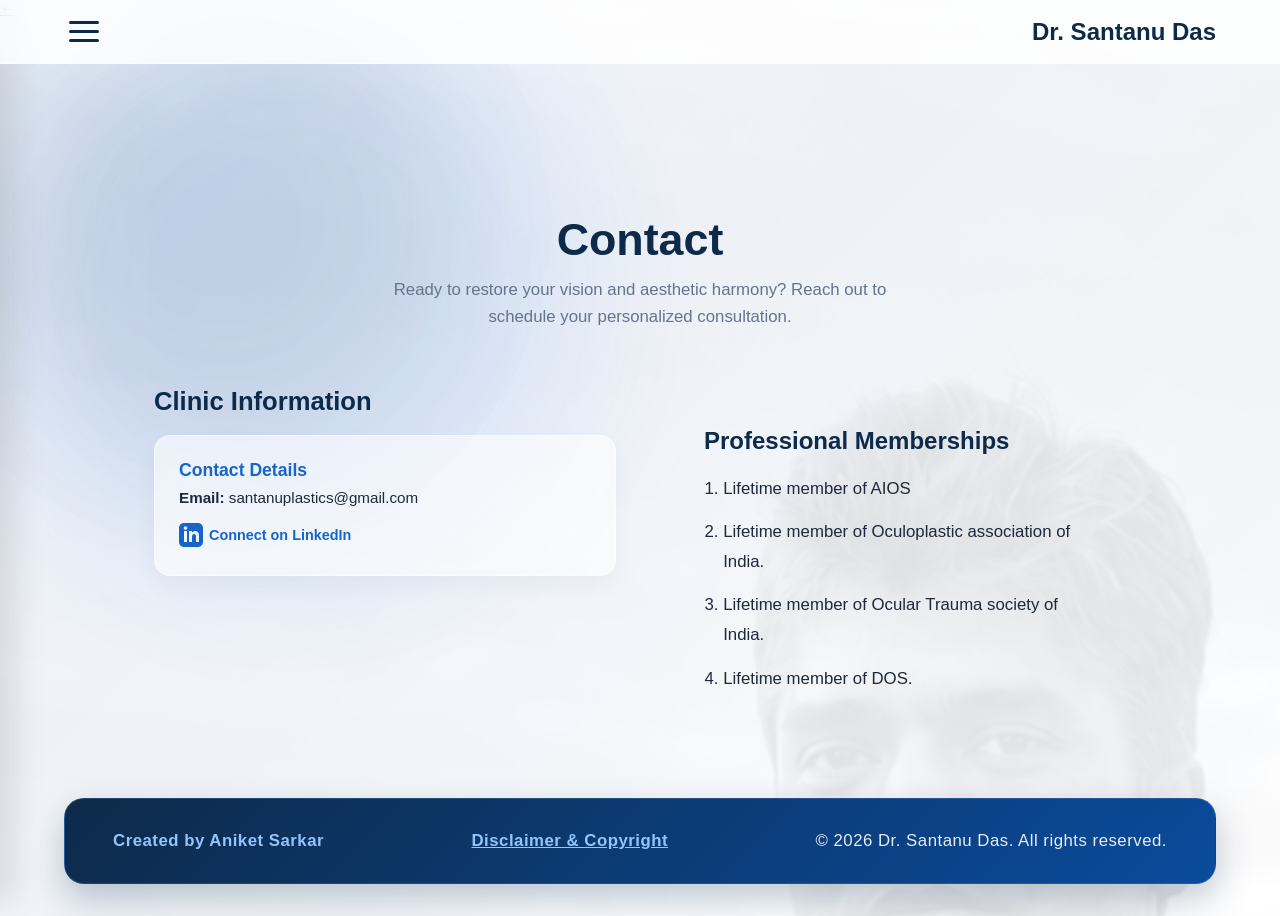
<file: contact.html>
<!DOCTYPE html>
<html lang="en">
<head>
    <meta charset="UTF-8">
    <meta name="viewport" content="width=device-width, initial-scale=1.0">
    <title>Contact & Booking | Dr. Santanu Das</title>
    <link rel="stylesheet" href="style.css">
    
    <!-- Specific compact form styles for desktop refinement -->
    <style>
        .contact-grid {
            display: grid;
            grid-template-columns: 1fr 1fr;
            gap: 3rem;
            align-items: start;
            max-width: 1100px;
            margin: 0 auto;
            padding: 2rem 5% 4rem;
        }

        .info-block {
            margin-bottom: 1.8rem;
            background: rgba(255, 255, 255, 0.6);
            padding: 1.5rem;
            border-radius: 16px;
            border: 1px solid rgba(255, 255, 255, 0.4);
            box-shadow: 0 10px 25px rgba(13, 42, 74, 0.04);
        }

        @media (max-width: 900px) {
            .contact-grid {
                grid-template-columns: 1fr;
                gap: 2.5rem;
            }
        }
    </style>
</head>
<body>

    <!-- Background Animation -->
    <div class="background-animation">
        <div class="bubble bubble-1"></div>
        <div class="bubble bubble-2"></div>
        <div class="bubble bubble-3"></div>
    </div>

    <!-- Header -->
    <header>
        <div class="menu-toggle" id="menu-toggle">
            <span class="bar"></span>
            <span class="bar"></span>
            <span class="bar"></span>
        </div>
        <a href="index.html" style="text-decoration: none;">
            <h1 class="logo">Dr. Santanu Das</h1>
        </a>
    </header>
    
    <!-- Left-Side Sliding Dropdown Menu with Patient Info Sub-menu -->
    <nav class="dropdown-menu-left" id="dropdown-menu">
        <ul class="menu-list">
            
            <li class="menu-item">
                <a href="index.html" class="menu-link">Home</a>
            </li>

            <li class="menu-item">
                <a href="profile.html#expertise" class="menu-link">Core Expertise</a>
            </li>

            <!-- NEW ACHIEVEMENTS MENU LINK -->
            <li class="menu-item">
                <a href="achievement.html" class="menu-link">Achievements & Awards</a>
            </li>

            <!-- Patient Information Accordion Tab inside Menu -->
            <li class="menu-item has-submenu">
                <div class="menu-link submenu-toggle" id="patient-info-toggle">Patient Information <span class="arrow">▼</span></div>
                <ul class="submenu" id="patient-info-submenu">
                   <li><a href="conditions-treatment.html#ptosis">Ptosis Management</a></li>
                    <li><a href="conditions-treatment.html#socket">Socket Reconstruction</a></li>
                    <li><a href="conditions-treatment.html#ectropion-entropion">Ectropion & Entropion</a></li>
                    <li><a href="conditions-treatment.html#aesthetics">Blepharoplasty</a></li>
                    <li><a href="conditions-treatment.html#orbit">Thyroid Eye Disease</a></li>
                    <li><a href="conditions-treatment.html#tearduct">Epiphora (Watering)</a></li>
                    <li><a href="conditions-treatment.html#trauma">Oculofacial Trauma</a></li>
                    <li><a href="conditions-treatment.html#tumor">LID Disorders & Tumors</a></li>
                    <li><a href="conditions-treatment.html#tumor">Orbital tumors</a></li>
                </ul>
            </li>
            
            <li class="menu-item">
                <a href="gallery.html" class="menu-link">Clinical Gallery</a>
            </li>
            
            <li class="menu-item">
                <a href="contact.html" class="menu-link" style="color: var(--secondary-color);">Contact</a>
            </li>
            
        </ul>
    </nav>

    <!-- Floating Back Button -->
    <a href="#" onclick="history.back(); return false;" class="floating-back-btn" title="Go Back">&#8592;</a>

    <!-- Main Content -->
    <main id="main-content">
        
        <!-- Page Header -->
        <section style="padding-top: 6rem; text-align: center; padding-bottom: 1.5rem;">
            <h2 class="section-title" style="margin-bottom: 0.75rem;">Contact </h2>
            <p style="max-width: 650px; margin: 0 auto; color: var(--text-muted); font-size: 1.05rem; padding: 0 5%; line-height: 1.6;">
                Ready to restore your vision and aesthetic harmony? Reach out to schedule your personalized consultation.
            </p>
        </section>

        <!-- Refined Contact Split Layout Grid -->
        <div class="contact-grid">
            
            <!-- Left Side: Clinic Info Blocks -->
            <div>
                <h3 style="font-size: 1.6rem; color: var(--primary-color); margin-bottom: 1.2rem;">Clinic Information</h3>

                <div class="info-block">
                    <h4 style="font-size: 1.1rem; color: var(--secondary-color); margin-bottom: 0.4rem;">Contact Details</h4>
                    <p style="font-size: 0.95rem; line-height: 1.5; color: var(--text-dark);">
                        <strong>Email:</strong> santanuplastics@gmail.com
                    </p>
                    <div style="margin-top: 0.8rem;">
                        <a href="https://www.linkedin.com" target="_blank" rel="noopener noreferrer" title="LinkedIn Profile" style="display: inline-flex; align-items: center; color: var(--secondary-color); text-decoration: none;">
                            <svg xmlns="http://www.w3.org/2000/svg" width="24" height="24" viewBox="0 0 24 24" fill="currentColor" style="vertical-align: middle;"><path d="M19 0h-14c-2.761 0-5 2.239-5 5v14c0 2.761 2.239 5 5 5h14c2.762 0 5-2.239 5-5v-14c0-2.761-2.238-5-5-5zm-11 19h-3v-11h3v11zm-1.5-12.268c-.966 0-1.75-.79-1.75-1.764s.784-1.764 1.75-1.764 1.75.79 1.75 1.764-.783 1.764-1.75 1.764zm13.5 12.268h-3v-5.604c0-3.368-4-3.113-4 0v5.604h-3v-11h3v1.765c1.396-2.586 7-2.777 7 2.476v6.759z"/></svg>
                            <span style="margin-left: 6px; font-weight: 600; font-size: 0.9rem;">Connect on LinkedIn</span>
                        </a>
                    </div>
                </div>
            </div>

            <!-- Right Side: Memberships Card with Transparent Background -->
            <div style="padding: 2.5rem; background: transparent; border: none; box-shadow: none;">
                <h3 style="font-size: 1.5rem; color: var(--primary-color); margin-bottom: 1.2rem; border-bottom: none; padding-bottom: 0;">Professional Memberships</h3>
                
                <ol style="padding-left: 1.2rem; font-size: 1.05rem; line-height: 1.8; color: var(--text-dark);">
                    <li style="margin-bottom: 0.8rem;">Lifetime member of AIOS</li>
                    <li style="margin-bottom: 0.8rem;">Lifetime member of Oculoplastic association of India.</li>
                    <li style="margin-bottom: 0.8rem;">Lifetime member of Ocular Trauma society of India.</li>
                    <li style="margin-bottom: 0;">Lifetime member of DOS.</li>
                </ol>
            </div>

        </div>

    </main>

   <!-- FOOTER & COPYRIGHT -->
<footer class="main-footer">
    <p>&copy; 2026 Dr. Santanu Das. All rights reserved.</p>
    <p>
        <span id="disclaimer-link" class="footer-legal-link">Disclaimer & Copyright</span>
    </p>
    <p class="creator-credits">Created by Aniket Sarkar</p>
</footer>

<!-- DISCLAIMER & COPYRIGHT MODAL POPUP -->
<div id="legalModal" class="legal-modal">
    <div class="legal-modal-content">
        <span class="legal-close" id="legalClose">&times;</span>
        <h2>Disclaimer & Copyright Information</h2>
        
        <h3>Website Disclaimer</h3>
        <p>The content provided on this website—including all text, graphics, clinical images, and materials—is intended strictly for educational and informational purposes only and should not be construed as professional medical advice, diagnosis, or treatment.</p>
        <ul>
            <li><strong>Not Medical Advice:</strong> The information presented on this site is not a substitute for professional medical consultation, diagnosis, or treatment by a qualified healthcare provider.</li>
            <li><strong>No Doctor-Patient Relationship:</strong> Accessing, browsing, or interacting with the information on this website does not establish a physician-patient relationship between you and Dr. Santanu Das.</li>
            <li><strong>Professional Consultation:</strong> Always seek the direct advice of your physician, ophthalmologist, or qualified medical specialist regarding any questions or concerns you may have about a medical condition or procedural option.</li>
        </ul>

        <h3 style="margin-top: 1.5rem;">Copyright Notice</h3>
        <p>&copy; 2026 Dr. Santanu Das. All rights reserved.</p>
        <ul>
            <li><strong>Intellectual Property Rights:</strong> All content, website design, text, layout, clinical imagery, and visual media featured on this site are the exclusive property of Dr. Santanu Das unless otherwise stated.</li>
            <li><strong>Restricted Use:</strong> No part of this website, including its text, design elements, or medical case images, may be reproduced, distributed, modified, or transmitted in any form without prior express written permission.</li>
            <li><strong>Attribution:</strong> Web development and architecture created by Aniket Sarkar.</li>
        </ul>
    </div>
</div>
<script src="script.js"></script>
</body>
</html>
</file>
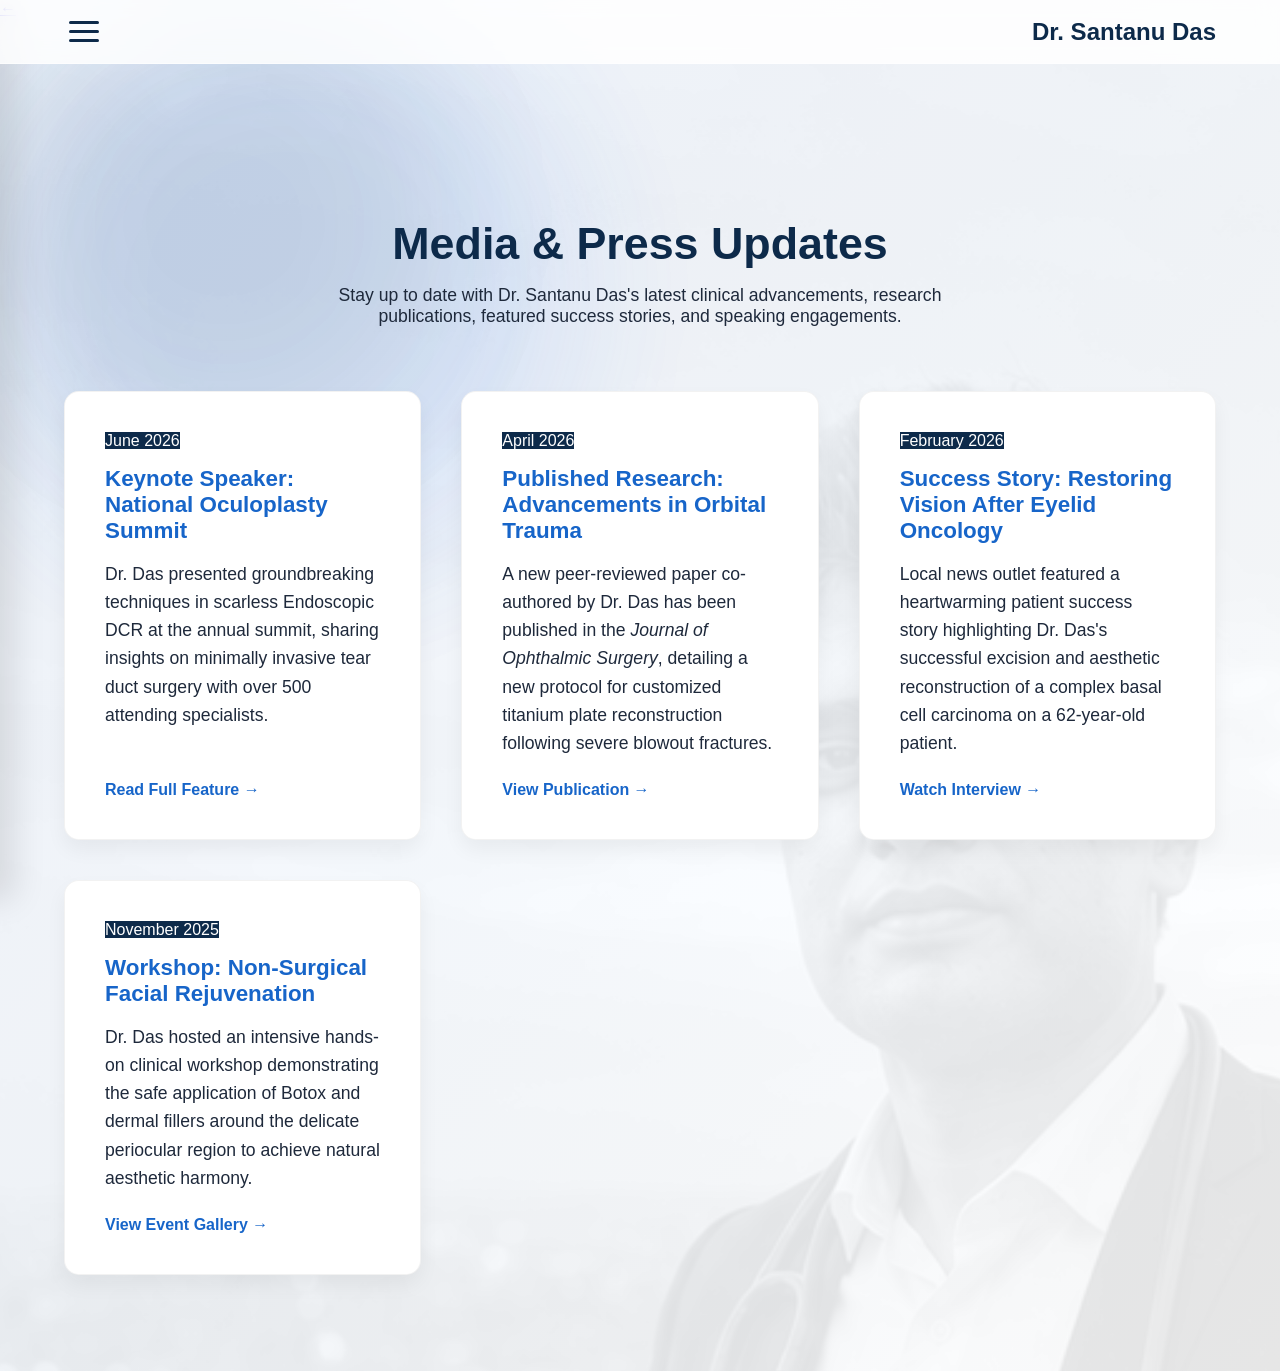
<file: media-press.html>
<!DOCTYPE html>
<html lang="en">
<head>
    <meta charset="UTF-8">
    <meta name="viewport" content="width=device-width, initial-scale=1.0">
    <title>Media & Press | Dr. Santanu Das</title>
    <link rel="stylesheet" href="style.css">
</head>
<body>

    <!-- Background Animation -->
    <div class="background-animation">
        <div class="bubble bubble-1"></div>
        <div class="bubble bubble-2"></div>
        <div class="bubble bubble-3"></div>
    </div>

   <!-- Header -->
    <header>
        <div class="menu-toggle" id="menu-toggle">
            <span class="bar"></span>
            <span class="bar"></span>
            <span class="bar"></span>
        </div>
        <a href="index.html" style="text-decoration: none;">
            <h1 class="logo">Dr. Santanu Das</h1>
        </a>
    </header>
    
    <!-- Floating Back Button -->
    <a href="#" onclick="history.back(); return false;" class="floating-back-btn" title="Go Back">&#8592;</a>

    <!-- Left-Side Sliding Dropdown Menu with Patient Info Sub-menu -->
    <nav class="dropdown-menu-left" id="dropdown-menu">
        <ul class="menu-list">
            
            <li class="menu-item">
                <a href="index.html" class="menu-link">Home</a>
            </li>

            <li class="menu-item">
                <a href="profile.html#expertise" class="menu-link">Core Expertise</a>
            </li>

             <!-- NEW ACHIEVEMENTS MENU LINK -->
            <li class="menu-item">
                <a href="achievement.html" class="menu-link">Achievements & Awards</a>
            </li>

            <!-- Patient Information Accordion Tab inside Menu -->
            <li class="menu-item has-submenu">
                <div class="menu-link submenu-toggle" id="patient-info-toggle">Patient Information <span class="arrow">▼</span></div>
                <ul class="submenu" id="patient-info-submenu">
                    <li><a href="conditions-treatment.html#ptosis">Ptosis Management</a></li>
                    <li><a href="conditions-treatment.html#ectropion-entropion">Ectropion & Entropion</a></li>
                    <li><a href="conditions-treatment.html#aesthetics">Cosmetic Lid Procedures</a></li>
                    <li><a href="conditions-treatment.html#orbit">Orbit & Socket Problems</a></li>
                    <li><a href="conditions-treatment.html#thyroid">Thyroid Eye Disease</a></li>
                    <li><a href="conditions-treatment.html#socket">Socket Reconstruction</a></li>
                    <li><a href="conditions-treatment.html#tearduct">Epiphora (Watering)</a></li>
                    <li><a href="conditions-treatment.html#trauma">Oculofacial Trauma</a></li>
                    <li><a href="conditions-treatment.html#tumor">Surface Disorders & Tumors</a></li>
                </ul>
            </li>
            
            <li class="menu-item">
                <a href="media-press.html" class="menu-link">Media & Press</a>
            </li>
            
            <li class="menu-item">
                <a href="gallery.html" class="menu-link">Clinical Gallery</a>
            </li>
            
            <li class="menu-item">
                <a href="contact.html" class="menu-link">Contact</a>
            </li>

            

           
            
        </ul>
    </nav>

    
    

    <!-- Main Content (Dynamically slides down when menu opens) -->
    <main id="main-content">
        
        <!-- Page Header -->
        <section style="padding-top: 100px; text-align: center; padding-bottom: 2rem;">
            <h2 class="section-title" style="margin-bottom: 1rem;">Media & Press Updates</h2>
            <p style="max-width: 800px; margin: 0 auto; color: var(--text-light); font-size: 1.1rem; padding: 0 5%;">
                Stay up to date with Dr. Santanu Das's latest clinical advancements, research publications, featured success stories, and speaking engagements.
            </p>
        </section>

        <!-- Media & Press Grid -->
        <section style="padding: 2rem 5% 6rem;">
            <div class="grid-container">
                
                <!-- Article 1 -->
                <article class="info-card" style="display: flex; flex-direction: column; justify-content: space-between;">
                    <div>
                        <span class="surgery-tag" style="background: var(--primary-color); color: white; margin-bottom: 1rem;">June 2026</span>
                        <h3 style="margin-top: 1rem; font-size: 1.4rem;">Keynote Speaker: National Oculoplasty Summit</h3>
                        <p style="margin-bottom: 1.5rem; line-height: 1.6;">Dr. Das presented groundbreaking techniques in scarless Endoscopic DCR at the annual summit, sharing insights on minimally invasive tear duct surgery with over 500 attending specialists.</p>
                    </div>
                    <a href="#" style="color: var(--secondary-color); text-decoration: none; font-weight: bold;">Read Full Feature &rarr;</a>
                </article>

                <!-- Article 2 -->
                <article class="info-card" style="display: flex; flex-direction: column; justify-content: space-between;">
                    <div>
                        <span class="surgery-tag" style="background: var(--primary-color); color: white; margin-bottom: 1rem;">April 2026</span>
                        <h3 style="margin-top: 1rem; font-size: 1.4rem;">Published Research: Advancements in Orbital Trauma</h3>
                        <p style="margin-bottom: 1.5rem; line-height: 1.6;">A new peer-reviewed paper co-authored by Dr. Das has been published in the <em>Journal of Ophthalmic Surgery</em>, detailing a new protocol for customized titanium plate reconstruction following severe blowout fractures.</p>
                    </div>
                    <a href="#" style="color: var(--secondary-color); text-decoration: none; font-weight: bold;">View Publication &rarr;</a>
                </article>

                <!-- Article 3 -->
                <article class="info-card" style="display: flex; flex-direction: column; justify-content: space-between;">
                    <div>
                        <span class="surgery-tag" style="background: var(--primary-color); color: white; margin-bottom: 1rem;">February 2026</span>
                        <h3 style="margin-top: 1rem; font-size: 1.4rem;">Success Story: Restoring Vision After Eyelid Oncology</h3>
                        <p style="margin-bottom: 1.5rem; line-height: 1.6;">Local news outlet featured a heartwarming patient success story highlighting Dr. Das's successful excision and aesthetic reconstruction of a complex basal cell carcinoma on a 62-year-old patient.</p>
                    </div>
                    <a href="#" style="color: var(--secondary-color); text-decoration: none; font-weight: bold;">Watch Interview &rarr;</a>
                </article>

                <!-- Article 4 -->
                <article class="info-card" style="display: flex; flex-direction: column; justify-content: space-between;">
                    <div>
                        <span class="surgery-tag" style="background: var(--primary-color); color: white; margin-bottom: 1rem;">November 2025</span>
                        <h3 style="margin-top: 1rem; font-size: 1.4rem;">Workshop: Non-Surgical Facial Rejuvenation</h3>
                        <p style="margin-bottom: 1.5rem; line-height: 1.6;">Dr. Das hosted an intensive hands-on clinical workshop demonstrating the safe application of Botox and dermal fillers around the delicate periocular region to achieve natural aesthetic harmony.</p>
                    </div>
                    <a href="#" style="color: var(--secondary-color); text-decoration: none; font-weight: bold;">View Event Gallery &rarr;</a>
                </article>

            </div>
        </section>

    </main>

    <!-- Uses your existing script -->
    <script src="script.js"></script>
</body>
</html>
</file>
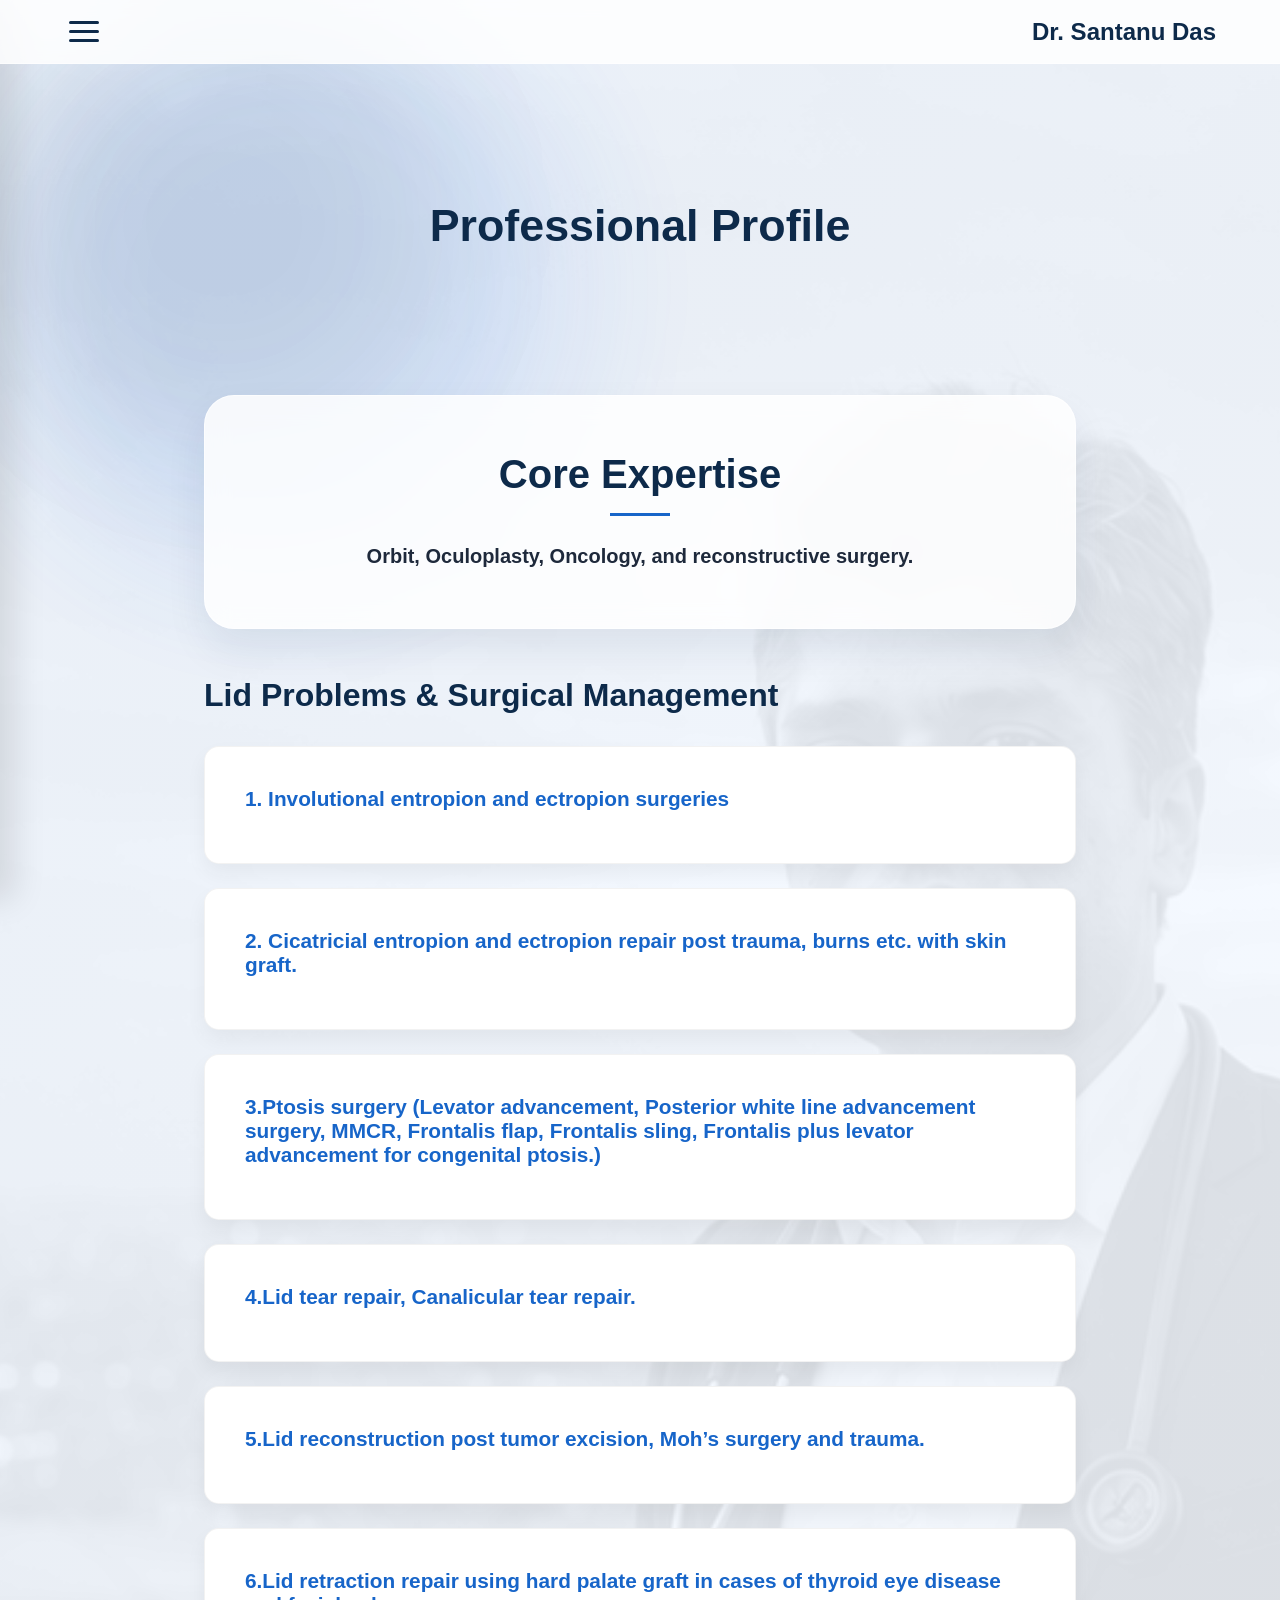
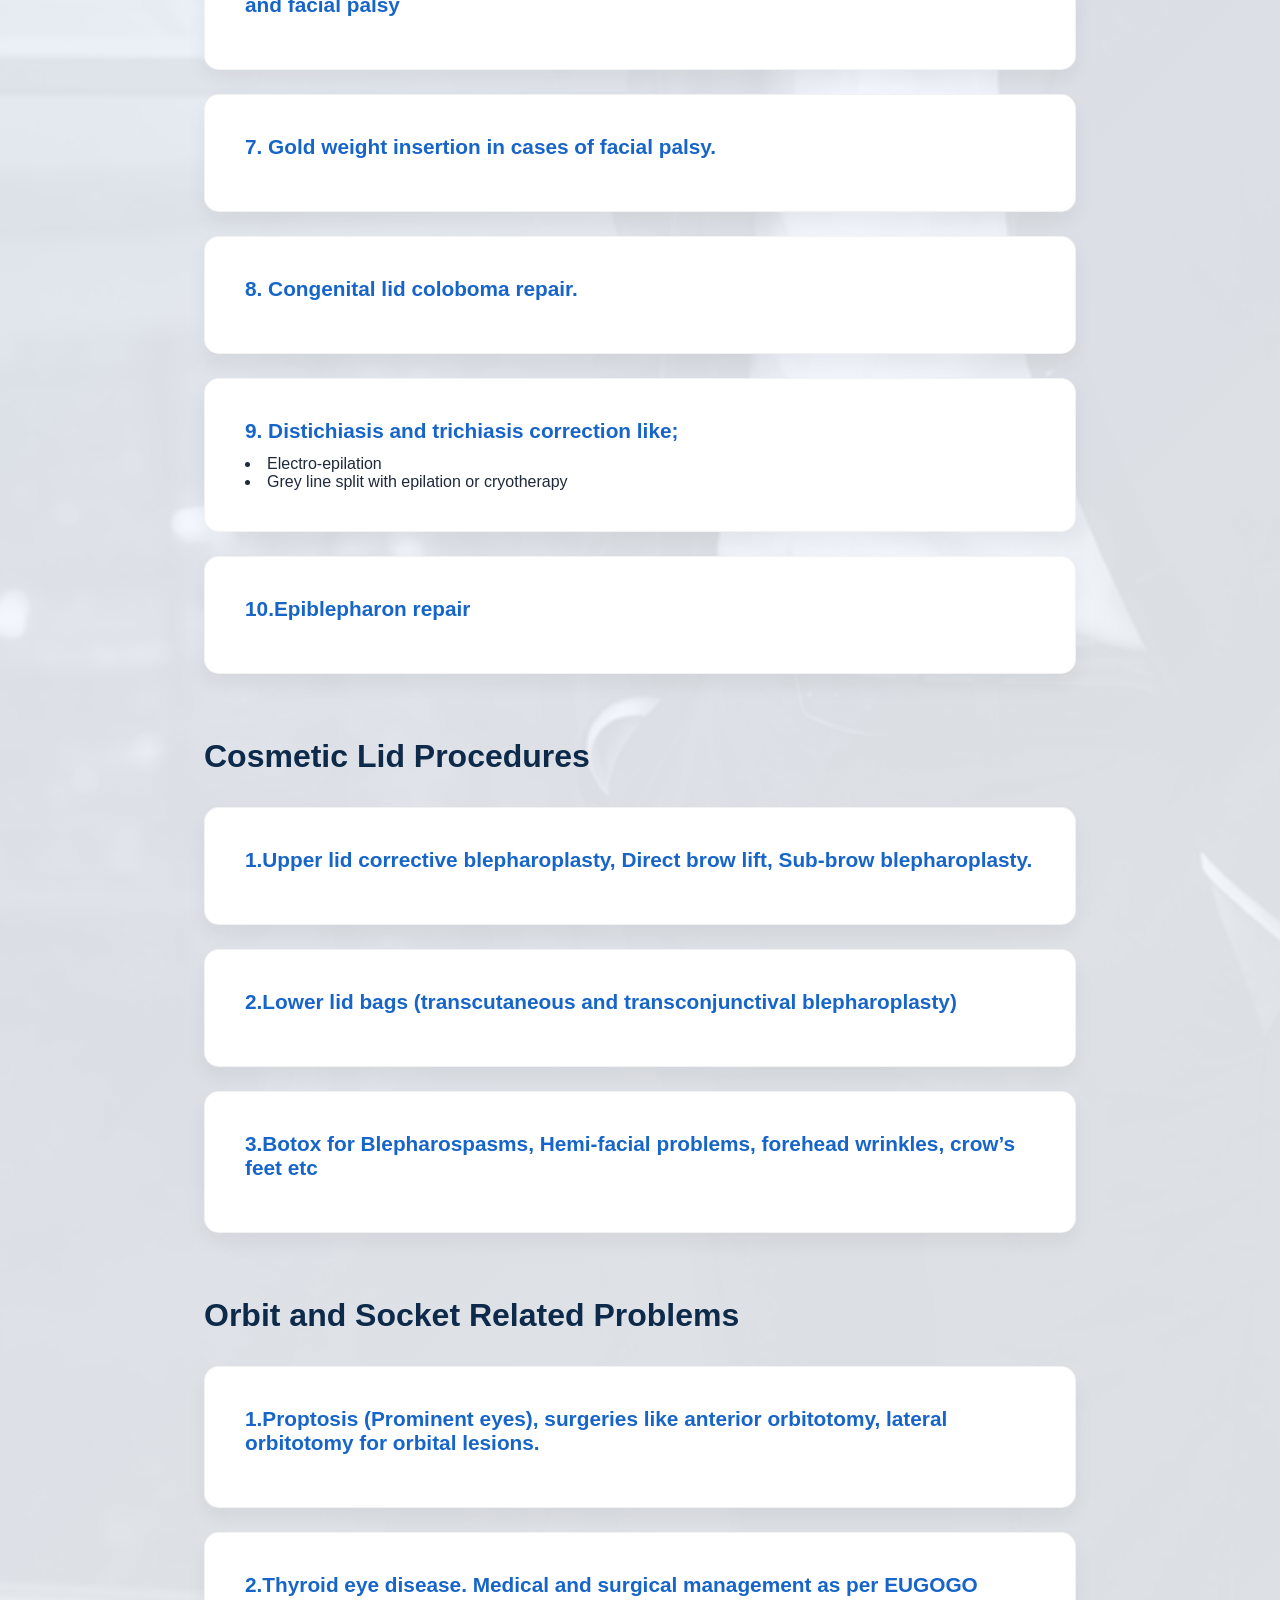
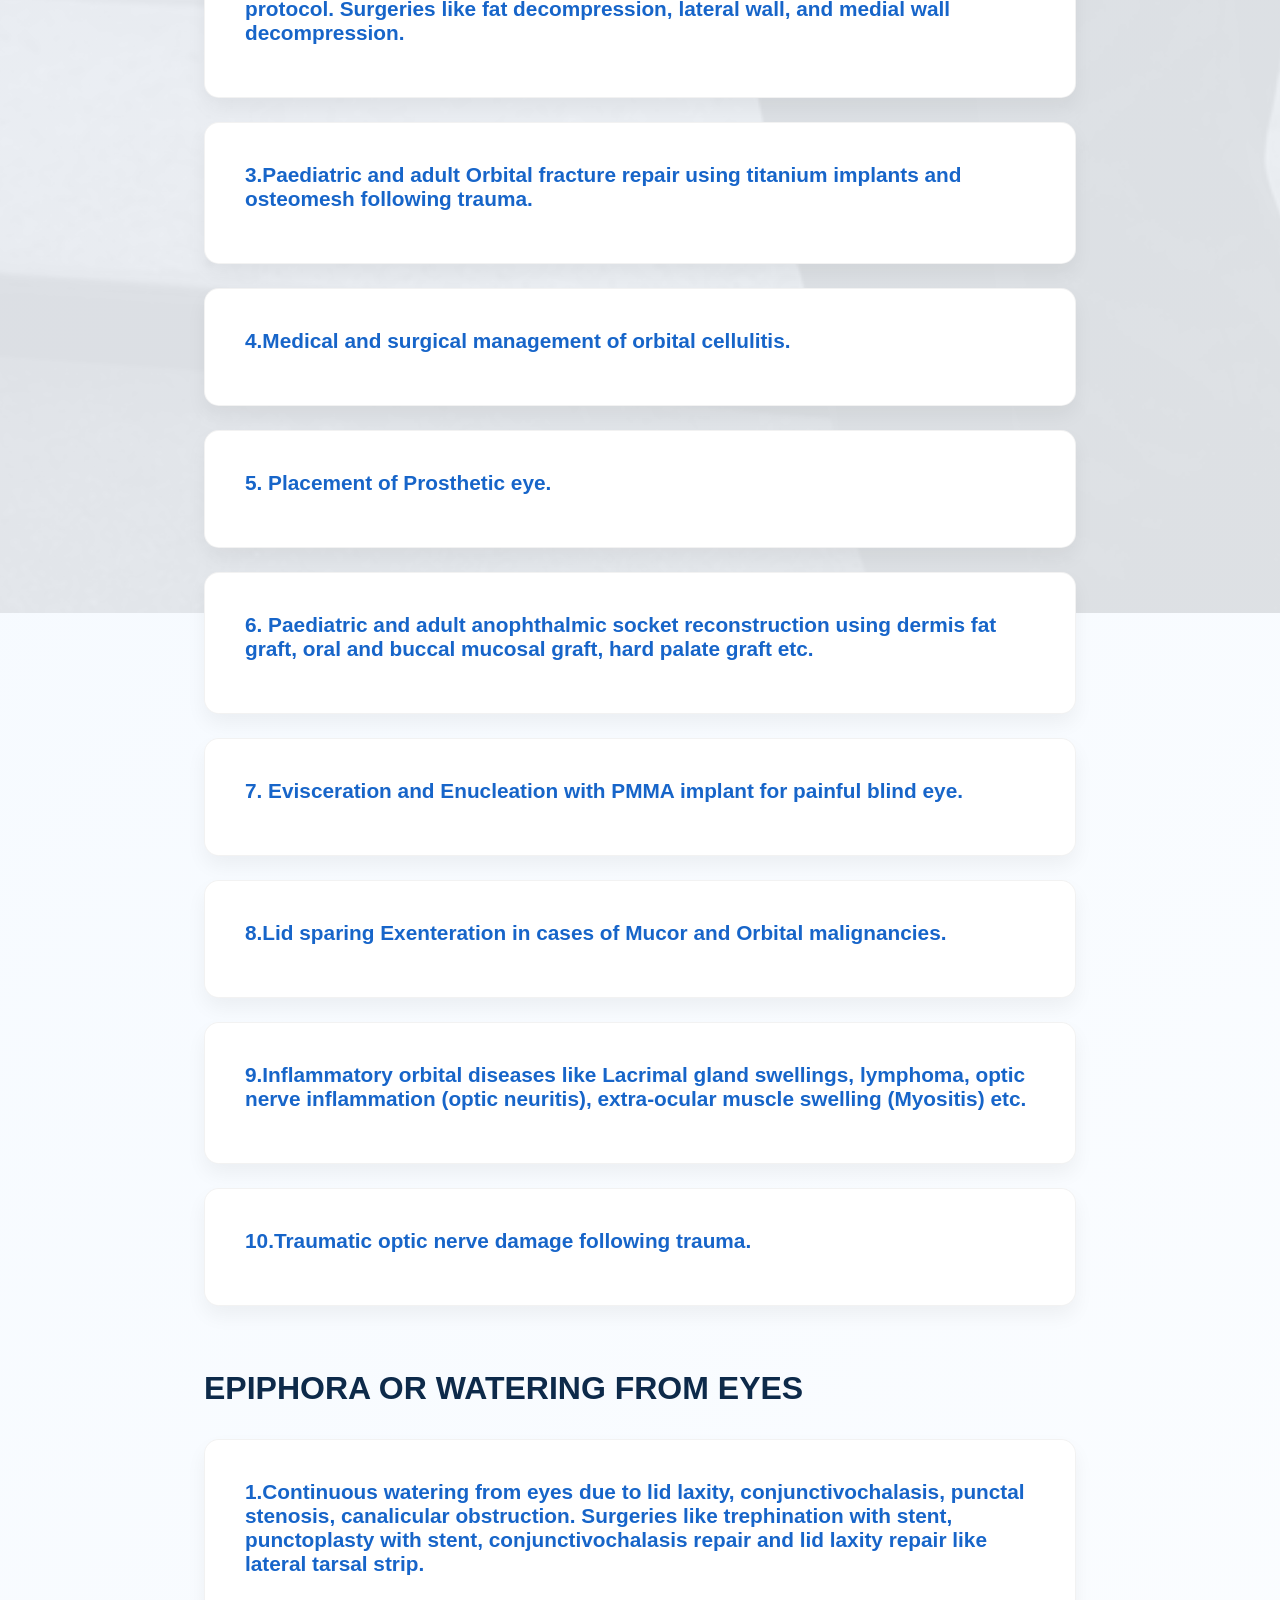
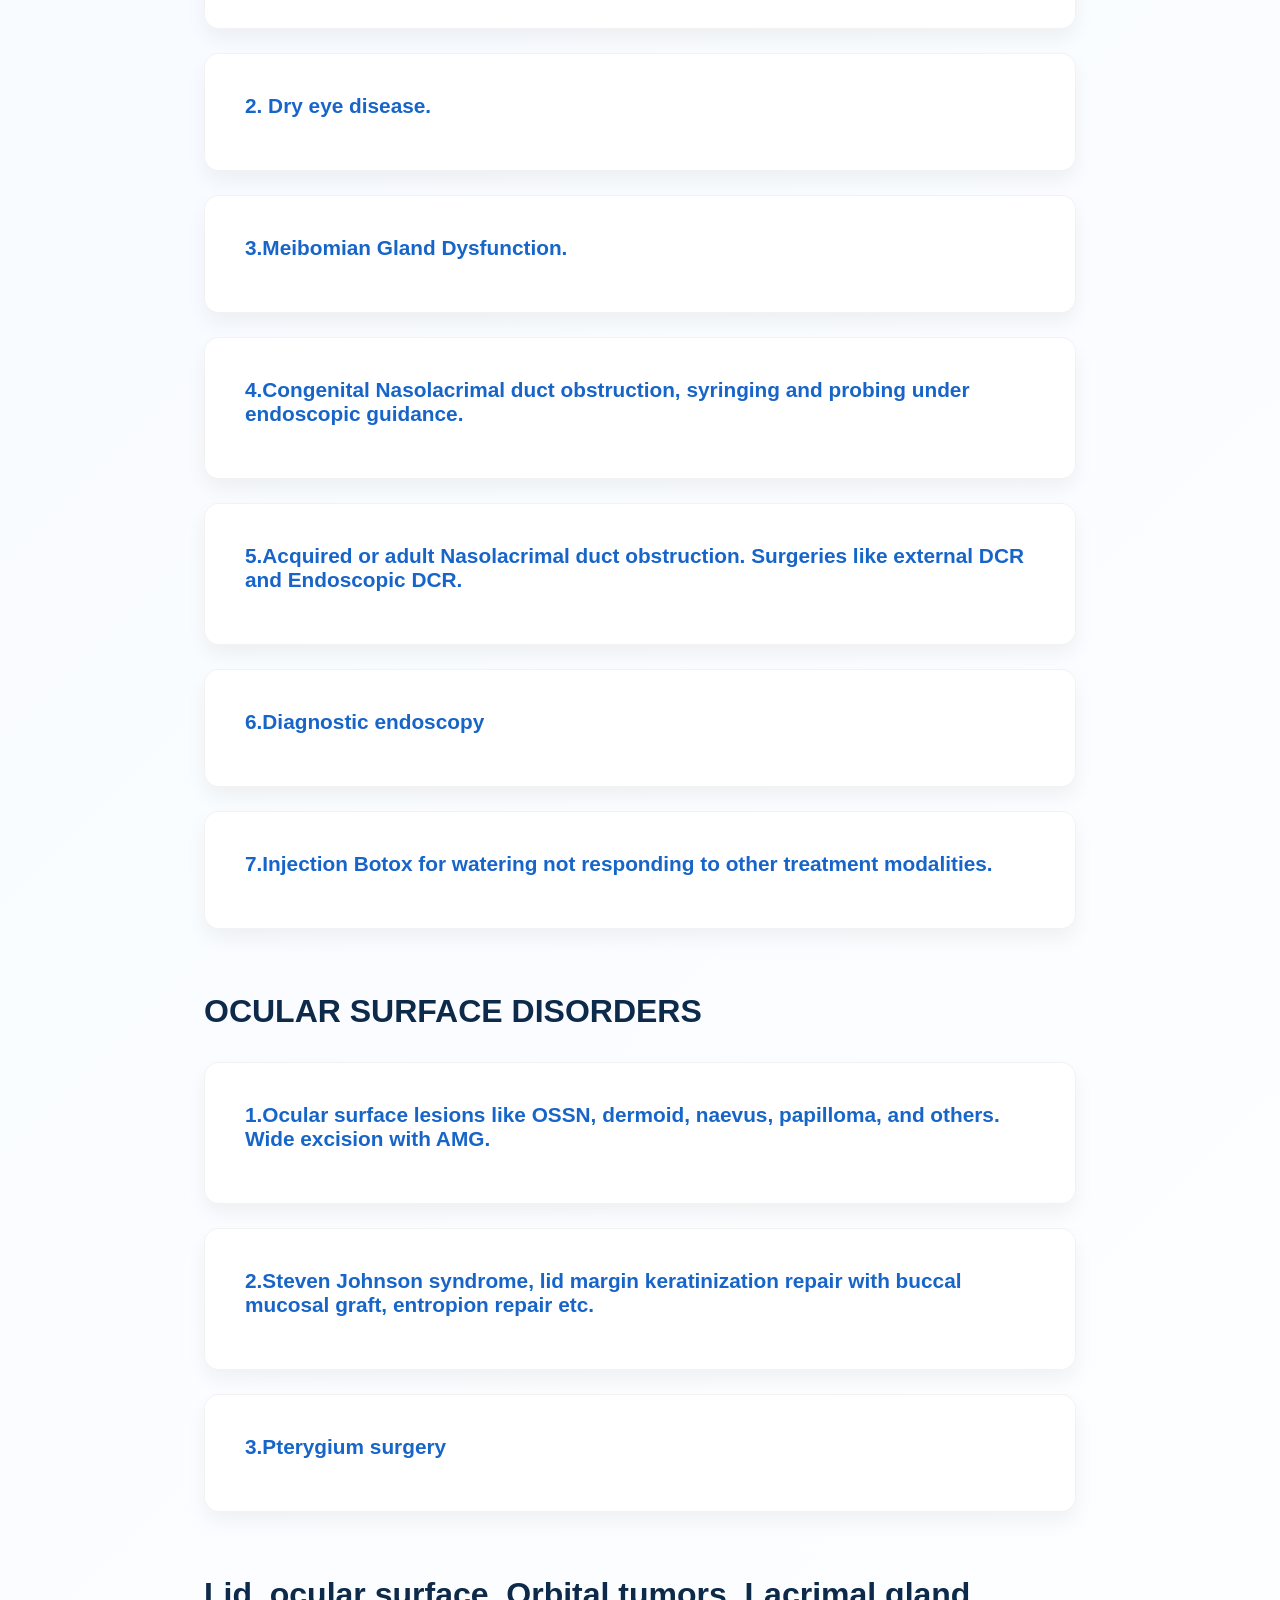
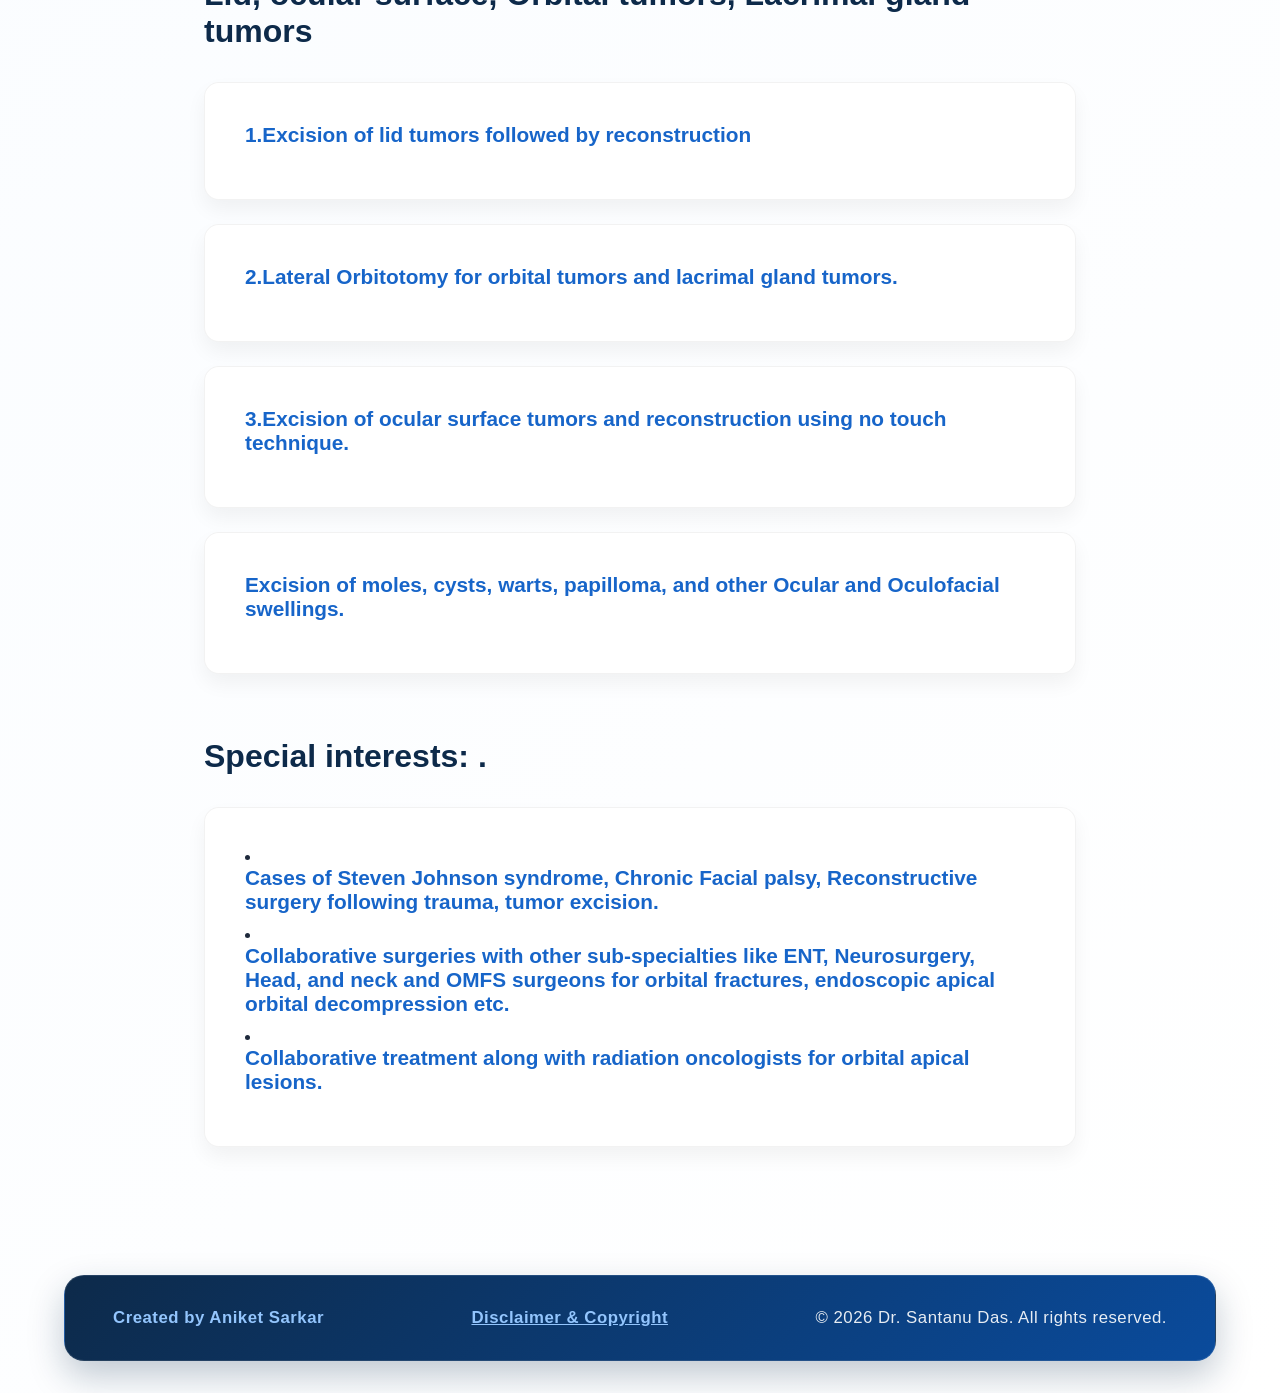
<file: profile.html>
<!DOCTYPE html>
<html lang="en">
<head>
    <meta charset="UTF-8">
    <meta name="viewport" content="width=device-width, initial-scale=1.0">
    <title>About Dr. Das | Education & Expertise</title>
    <link rel="stylesheet" href="style.css">
</head>
<body>

    <!-- Background Animation -->
    <div class="background-animation">
        <div class="bubble bubble-1"></div>
        <div class="bubble bubble-2"></div>
        <div class="bubble bubble-3"></div>
    </div>

    <!-- Header -->
    <header>
        <div class="menu-toggle" id="menu-toggle">
            <span class="bar"></span>
            <span class="bar"></span>
            <span class="bar"></span>
        </div>
        <a href="index.html" style="text-decoration: none;">
            <h1 class="logo">Dr. Santanu Das</h1>
        </a>
    </header>

    <!-- Left-Side Sliding Dropdown Menu with Patient Info Sub-menu -->
    <nav class="dropdown-menu-left" id="dropdown-menu">
        <ul class="menu-list">
            
            <li class="menu-item">
                <a href="index.html" class="menu-link">Home</a>
            </li>

            <li class="menu-item">
                <a href="profile.html#expertise" class="menu-link" style="color: var(--secondary-color);">Core Expertise</a>
            </li>

            <li class="menu-item">
                <a href="achievement.html" class="menu-link">Achievements & Awards</a>
            </li>

            <!-- Patient Information Accordion Tab inside Menu -->
            <li class="menu-item has-submenu">
                <div class="menu-link submenu-toggle" id="patient-info-toggle">Patient Information <span class="arrow">▼</span></div>
                 <ul class="submenu" id="patient-info-submenu">
                   <li><a href="conditions-treatment.html#ptosis">Ptosis Management</a></li>
                    <li><a href="conditions-treatment.html#socket">Socket Reconstruction</a></li>
                    <li><a href="conditions-treatment.html#ectropion-entropion">Ectropion & Entropion</a></li>
                    <li><a href="conditions-treatment.html#aesthetics">Blepharoplasty</a></li>
                    <li><a href="conditions-treatment.html#orbit">Thyroid Eye Disease</a></li>
                    <li><a href="conditions-treatment.html#tearduct">Epiphora (Watering)</a></li>
                    <li><a href="conditions-treatment.html#trauma">Oculofacial Trauma</a></li>
                    <li><a href="conditions-treatment.html#tumor">LID Disorders & Tumors</a></li>
                    <li><a href="conditions-treatment.html#tumor">Orbital tumors</a></li>
                </ul>
            </li>
            
            
            
            <li class="menu-item">
                <a href="gallery.html" class="menu-link">Clinical Gallery</a>
            </li>
            
            <li class="menu-item">
                <a href="contact.html" class="menu-link">Contact</a>
            </li>
            
        </ul>
    </nav>

    <!-- Main Content -->
    <main id="main-content">
        
        <section style="padding-top: 100px; text-align: center; padding-bottom: 2rem;">
            <h2 class="section-title">Professional Profile</h2>
        </section>

        <!-- CORE EXPERTISE & SURGICAL MANAGEMENT -->
        <section id="expertise" style="padding: 4rem 5%; max-width: 1000px; margin: 0 auto;">
            
            <!-- Main Header -->
            <div class="glass-card" style="text-align: center; margin-bottom: 3rem;">
                <h2 style="font-size: 2.5rem; color: var(--primary-color); margin-bottom: 1rem;">Core Expertise</h2>
                <div style="border-bottom: 3px solid var(--secondary-color); width: 60px; margin: 0 auto 1.5rem;"></div>
                <p style="font-size: 1.25rem; color: var(--text-dark); font-weight: 600; line-height: 1.6;">
                    Orbit, Oculoplasty, Oncology, and reconstructive surgery.
                </p>
            </div>

            <!-- ========================================= -->
            <!-- CATEGORY 1: LID PROBLEMS & SURGICAL MANAGEMENT -->
            <!-- ========================================= -->
            <h3 style="font-size: 2rem; color: var(--primary-color); margin-bottom: 2rem; text-align: left;">Lid Problems & Surgical Management</h3>

            <div style="display: flex; flex-direction: column; gap: 1.5rem; margin-bottom: 4rem;">
                
                <div class="info-card" style="text-align: left;">
                    <h3 style="font-size: 1.3rem; margin-bottom: 0.75rem;">1. Involutional entropion and ectropion surgeries</h3>
                    
                </div>

                <div class="info-card" style="text-align: left;">
                    <h3 style="font-size: 1.3rem; margin-bottom: 0.75rem;">2. Cicatricial entropion and ectropion repair post trauma, burns etc. with skin graft.</h3>
                    
                </div>

                <div class="info-card" style="text-align: left;">
                    <h3 style="font-size: 1.3rem; margin-bottom: 0.75rem;">3.Ptosis surgery (Levator advancement, Posterior white line advancement surgery, MMCR, Frontalis flap, Frontalis sling, Frontalis plus levator advancement for congenital ptosis.)</h3>
                    
                </div>

                <div class="info-card" style="text-align: left;">
                    <h3 style="font-size: 1.3rem; margin-bottom: 0.75rem;">4.Lid tear repair, Canalicular tear repair.</h3>
                    
                </div>

                <div class="info-card" style="text-align: left;">
                    <h3 style="font-size: 1.3rem; margin-bottom: 0.75rem;">5.Lid reconstruction post tumor excision, Moh’s surgery and trauma.</h3>
                    
                </div>

                <div class="info-card" style="text-align: left;">
                    <h3 style="font-size: 1.3rem; margin-bottom: 0.75rem;">6.Lid retraction repair using hard palate graft in cases of thyroid eye disease and facial palsy</h3>
                    
                </div>

                <div class="info-card" style="text-align: left;">
                    <h3 style="font-size: 1.3rem; margin-bottom: 0.75rem;">7. Gold weight insertion in cases of facial palsy.</h3>
                    
                </div>

                <div class="info-card" style="text-align: left;">
                    <h3 style="font-size: 1.3rem; margin-bottom: 0.75rem;">8. Congenital lid coloboma repair.</h3>
                    
                </div>

                <div class="info-card" style="text-align: left;">
                    <h3 style="font-size: 1.3rem; margin-bottom: 0.75rem;">9. Distichiasis and trichiasis correction like; </h3>
                    <p style="font-size: 1.05rem; line-height: 1.6;"><li>Electro-epilation</li>
                    <li>Grey line split with epilation or cryotherapy</li>	 </p>
                </div>

                <div class="info-card" style="text-align: left;">
                    <h3 style="font-size: 1.3rem; margin-bottom: 0.75rem;">10.Epiblepharon repair  </h3>
                    
                </div>

            </div>


            <!-- ========================================= -->
            <!-- CATEGORY 2: COSMETIC LID PROCEDURES -->
            <!-- ========================================= -->
            <h3 style="font-size: 2rem; color: var(--primary-color); margin-bottom: 2rem; text-align: left;">Cosmetic Lid Procedures</h3>

            <div style="display: flex; flex-direction: column; gap: 1.5rem; margin-bottom: 4rem;">
                
                <div class="info-card" style="text-align: left;">
                    <h3 style="font-size: 1.3rem; margin-bottom: 0.75rem;">1.Upper lid corrective blepharoplasty, Direct brow lift, Sub-brow blepharoplasty.</h3>
                   
                </div>

                <div class="info-card" style="text-align: left;">
                    <h3 style="font-size: 1.3rem; margin-bottom: 0.75rem;">2.Lower lid bags (transcutaneous and transconjunctival blepharoplasty)</h3>
                    
                </div>

                <div class="info-card" style="text-align: left;">
                    <h3 style="font-size: 1.3rem; margin-bottom: 0.75rem;">3.Botox for Blepharospasms, Hemi-facial problems, forehead wrinkles, crow’s feet etc</h3>
                    
                </div>

            </div>


            <!-- ========================================= -->
            <!-- CATEGORY 3: ORBIT AND SOCKET RELATED PROBLEMS -->
            <!-- ========================================= -->
            <h3 style="font-size: 2rem; color: var(--primary-color); margin-bottom: 2rem; text-align: left;">Orbit and Socket Related Problems</h3>

            <div style="display: flex; flex-direction: column; gap: 1.5rem; margin-bottom: 4rem;">
                
                <div class="info-card" style="text-align: left;">
                    <h3 style="font-size: 1.3rem; margin-bottom: 0.75rem;">1.Proptosis (Prominent eyes), surgeries like anterior orbitotomy, lateral orbitotomy for orbital lesions.</h3>
                   
                </div>

                <div class="info-card" style="text-align: left;">
                    <h3 style="font-size: 1.3rem; margin-bottom: 0.75rem;">2.Thyroid eye disease. Medical and surgical management as per EUGOGO protocol. Surgeries like fat decompression, lateral wall, and medial wall decompression.</h3>
                    
                </div>

                <div class="info-card" style="text-align: left;">
                    <h3 style="font-size: 1.3rem; margin-bottom: 0.75rem;">3.Paediatric and adult Orbital fracture repair using titanium implants and osteomesh following trauma.</h3>
                   
                </div>

                <div class="info-card" style="text-align: left;">
                    <h3 style="font-size: 1.3rem; margin-bottom: 0.75rem;">4.Medical and surgical management of orbital cellulitis.</h3>
                    
                </div>

                <div class="info-card" style="text-align: left;">
                    <h3 style="font-size: 1.3rem; margin-bottom: 0.75rem;">5.	Placement of Prosthetic eye.</h3>
                    
                </div>

                <div class="info-card" style="text-align: left;">
                    <h3 style="font-size: 1.3rem; margin-bottom: 0.75rem;">6.	Paediatric and adult anophthalmic socket reconstruction using dermis fat graft, oral and buccal mucosal graft, hard palate graft etc.</h3>
                    
                </div>

                <div class="info-card" style="text-align: left;">
                    <h3 style="font-size: 1.3rem; margin-bottom: 0.75rem;">7.	Evisceration and Enucleation with PMMA implant for painful blind eye.</h3>
                   
                </div>

                <div class="info-card" style="text-align: left;">
                    <h3 style="font-size: 1.3rem; margin-bottom: 0.75rem;">8.Lid sparing Exenteration in cases of Mucor and Orbital malignancies.</h3>
                    
                </div>

                <div class="info-card" style="text-align: left;">
                    <h3 style="font-size: 1.3rem; margin-bottom: 0.75rem;">9.Inflammatory orbital diseases like Lacrimal gland swellings, lymphoma, optic nerve inflammation (optic neuritis), extra-ocular muscle swelling (Myositis) etc.</h3>
                    
                </div>

                <div class="info-card" style="text-align: left;">
                    <h3 style="font-size: 1.3rem; margin-bottom: 0.75rem;">10.Traumatic optic nerve damage following trauma.</h3>
                    
                </div>


            </div>

            <!-- ========================================= -->
            <!-- EPIPHORA OR WATERING FROM EYES: -->
            <!-- ========================================= -->
            <h3 style="font-size: 2rem; color: var(--primary-color); margin-bottom: 2rem; text-align: left;">EPIPHORA OR WATERING FROM EYES</h3>

            <div style="display: flex; flex-direction: column; gap: 1.5rem; margin-bottom: 4rem;">
                
                <div class="info-card" style="text-align: left;">
                    <h3 style="font-size: 1.3rem; margin-bottom: 0.75rem;">1.Continuous watering from eyes due to lid laxity, conjunctivochalasis, punctal stenosis, canalicular obstruction. Surgeries like trephination with stent, punctoplasty with stent, conjunctivochalasis repair and lid laxity repair like lateral tarsal strip. </h3>
                   
                </div>

                <div class="info-card" style="text-align: left;">
                    <h3 style="font-size: 1.3rem; margin-bottom: 0.75rem;">2. Dry eye disease.</h3>
                    
                </div>

                <div class="info-card" style="text-align: left;">
                    <h3 style="font-size: 1.3rem; margin-bottom: 0.75rem;">3.Meibomian Gland Dysfunction.</h3>
                    
                </div>

                <div class="info-card" style="text-align: left;">
                    <h3 style="font-size: 1.3rem; margin-bottom: 0.75rem;">4.Congenital Nasolacrimal duct obstruction, syringing and probing under endoscopic guidance.</h3>
                    
                </div>

                <div class="info-card" style="text-align: left;">
                    <h3 style="font-size: 1.3rem; margin-bottom: 0.75rem;">5.Acquired or adult Nasolacrimal duct obstruction. Surgeries like external DCR and Endoscopic DCR.</h3>
                    
                </div>

                <div class="info-card" style="text-align: left;">
                    <h3 style="font-size: 1.3rem; margin-bottom: 0.75rem;">6.Diagnostic endoscopy </h3>
                    
                </div>

                 <div class="info-card" style="text-align: left;">
                    <h3 style="font-size: 1.3rem; margin-bottom: 0.75rem;">7.Injection Botox for watering not responding to other treatment modalities. </h3>
                    
                </div>

            </div>


            <!-- ========================================= -->
            <!-- Ocular surface disorders: -->
            <!-- ========================================= -->
            <h3 style="font-size: 2rem; color: var(--primary-color); margin-bottom: 2rem; text-align: left;">OCULAR SURFACE DISORDERS</h3>

            <div style="display: flex; flex-direction: column; gap: 1.5rem; margin-bottom: 4rem;">
                
                <div class="info-card" style="text-align: left;">
                    <h3 style="font-size: 1.3rem; margin-bottom: 0.75rem;">1.Ocular surface lesions like OSSN, dermoid, naevus, papilloma, and others. Wide excision with AMG. </h3>
                   
                </div>

                <div class="info-card" style="text-align: left;">
                    <h3 style="font-size: 1.3rem; margin-bottom: 0.75rem;">2.Steven Johnson syndrome, lid margin keratinization repair with buccal mucosal graft, entropion repair etc.</h3>
                    
                </div>

                <div class="info-card" style="text-align: left;">
                    <h3 style="font-size: 1.3rem; margin-bottom: 0.75rem;">3.Pterygium surgery</h3>
                    
                </div>

            </div>


            <!-- ========================================= -->
            <!-- Lid, ocular surface, Orbital tumors, Lacrimal gland tumors: -->
            <!-- ========================================= -->
            <h3 style="font-size: 2rem; color: var(--primary-color); margin-bottom: 2rem; text-align: left;">Lid, ocular surface, Orbital tumors, Lacrimal gland tumors</h3>

            <div style="display: flex; flex-direction: column; gap: 1.5rem; margin-bottom: 4rem;">
                
                <div class="info-card" style="text-align: left;">
                    <h3 style="font-size: 1.3rem; margin-bottom: 0.75rem;">1.Excision of lid tumors followed by reconstruction </h3>
                   
                </div>

                <div class="info-card" style="text-align: left;">
                    <h3 style="font-size: 1.3rem; margin-bottom: 0.75rem;">2.Lateral Orbitotomy for orbital tumors and lacrimal gland tumors.</h3>
                    
                </div>

                <div class="info-card" style="text-align: left;">
                    <h3 style="font-size: 1.3rem; margin-bottom: 0.75rem;">3.Excision of ocular surface tumors and reconstruction using no touch technique.</h3>
                    
                </div>

                <div class="info-card" style="text-align: left;">
                    <h3 style="font-size: 1.3rem; margin-bottom: 0.75rem;">Excision of moles, cysts, warts, papilloma, and other Ocular and Oculofacial swellings.</h3>
                    
                </div>

            </div>



            <!-- ========================================= -->
            <!-- Special interests:  -->
            <!-- ========================================= -->
            <h3 style="font-size: 2rem; color: var(--primary-color); margin-bottom: 2rem; text-align: left;">Special interests: .</h3>

            <div style="display: flex; flex-direction: column; gap: 1.5rem; margin-bottom: 4rem;">
                
                <div class="info-card" style="text-align: left;">
                    <li><h3 style="font-size: 1.3rem; margin-bottom: 0.75rem;"> Cases of Steven Johnson syndrome, Chronic Facial palsy, Reconstructive surgery following trauma, tumor excision. </h3></li>
                     <li><h3 style="font-size: 1.3rem; margin-bottom: 0.75rem;"> Collaborative surgeries with other sub-specialties like ENT, Neurosurgery, Head, and neck and OMFS surgeons for orbital fractures, endoscopic apical orbital decompression etc.</h3></li>
                     <li><h3 style="font-size: 1.3rem; margin-bottom: 0.75rem;"> Collaborative treatment along with radiation oncologists for orbital apical lesions.</h3></li>
                     
                   
                </div>

                
            </div>





            


           

        </section>
    </main>

   <!-- FOOTER & COPYRIGHT -->
<footer class="main-footer">
    <p>&copy; 2026 Dr. Santanu Das. All rights reserved.</p>
    <p>
        <span id="disclaimer-link" class="footer-legal-link">Disclaimer & Copyright</span>
    </p>
    <p class="creator-credits">Created by Aniket Sarkar</p>
</footer>

<!-- DISCLAIMER & COPYRIGHT MODAL POPUP -->
<div id="legalModal" class="legal-modal">
    <div class="legal-modal-content">
        <span class="legal-close" id="legalClose">&times;</span>
        <h2>Disclaimer & Copyright Information</h2>
        
        <h3>Website Disclaimer</h3>
        <p>The content provided on this website—including all text, graphics, clinical images, and materials—is intended strictly for educational and informational purposes only and should not be construed as professional medical advice, diagnosis, or treatment.</p>
        <ul>
            <li><strong>Not Medical Advice:</strong> The information presented on this site is not a substitute for professional medical consultation, diagnosis, or treatment by a qualified healthcare provider.</li>
            <li><strong>No Doctor-Patient Relationship:</strong> Accessing, browsing, or interacting with the information on this website does not establish a physician-patient relationship between you and Dr. Santanu Das.</li>
            <li><strong>Professional Consultation:</strong> Always seek the direct advice of your physician, ophthalmologist, or qualified medical specialist regarding any questions or concerns you may have about a medical condition or procedural option.</li>
        </ul>

        <h3 style="margin-top: 1.5rem;">Copyright Notice</h3>
        <p>&copy; 2026 Dr. Santanu Das. All rights reserved.</p>
        <ul>
            <li><strong>Intellectual Property Rights:</strong> All content, website design, text, layout, clinical imagery, and visual media featured on this site are the exclusive property of Dr. Santanu Das unless otherwise stated.</li>
            <li><strong>Restricted Use:</strong> No part of this website, including its text, design elements, or medical case images, may be reproduced, distributed, modified, or transmitted in any form without prior express written permission.</li>
            <li><strong>Attribution:</strong> Web development and architecture created by Aniket Sarkar.</li>
        </ul>
    </div>
</div>
<script src="script.js"></script>
</body>
</html>
</file>
<file: style.css>
/* =========================================
   VARIABLES & RESETS
========================================= */
:root {
    --primary-color: #0d2a4a;
    --secondary-color: #1765c9; 
    --bg-light: #f3f4f6; 
    --text-dark: #1e293b;
    --text-muted: #64748b;
    --font-main: 'Segoe UI', Roboto, Helvetica, Arial, sans-serif;
}

* { margin: 0; padding: 0; box-sizing: border-box; }
html { overflow-x: hidden; scroll-behavior: smooth; font-size: 16px; }

/* =========================================
   CUSTOM BLUE CURSORS
========================================= */
body { 
    cursor: url('data:image/svg+xml;utf8,<svg xmlns="http://www.w3.org/2000/svg" width="24" height="24" viewBox="0 0 24 24"><path d="M4 2 L4 22 L11 15 L18 15 Z" fill="%231765c9" stroke="%23ffffff" stroke-width="1.5" stroke-linejoin="round"/></svg>'), auto; 
}

a, button, .menu-toggle, .submenu-toggle, .carousel-photo, .info-card { 
    cursor: url('data:image/svg+xml;utf8,<svg xmlns="http://www.w3.org/2000/svg" width="24" height="24" viewBox="0 0 24 24"><path d="M14.5 9.5V6a2.5 2.5 0 0 0-5 0v3.5a.5.5 0 0 1-1 0V5a2.5 2.5 0 0 0-5 0v10.5a6.5 6.5 0 0 0 13 0V9.5a.5.5 0 0 0-1 0z" fill="%231765c9" stroke="%23ffffff" stroke-width="1.5"/></svg>'), pointer; 
}

/* =========================================
   1. BASE BODY LAYER (Bottom Layer)
========================================= */
body { 
    overflow-x: hidden; 
    font-family: var(--font-main); 
    color: var(--text-dark); 
    background: linear-gradient(135deg, #f0f7ff 0%, #ffffff 100%); 
    display: flex; 
    flex-direction: column; 
    min-height: 100vh; 
    -webkit-user-select: none;
    -moz-user-select: none;
    -ms-user-select: none;
    user-select: none;
}

/* =========================================
   2. GLOBAL DOCTOR WATERMARK (Middle Layer)
========================================= */
body:not(.homepage)::before {
    content: "";
    position: fixed; 
    top: -50%; left: -250px; width: 200%; height: 520%; 
    background-image: url('santanu-das.png'); 
    background-size: contain; 
    background-position: center; 
    background-repeat: no-repeat;
    opacity: 0.105; 
    z-index: -2; 
    pointer-events: none; 
    filter: grayscale(100%); 
}

/* =========================================
   3. BACKGROUND ANIMATION (Top Background Layer)
========================================= */
.background-animation { 
    position: fixed; 
    inset: 0; 
    z-index: -1; 
    pointer-events: none; 
}
.bubble { position: absolute; border-radius: 50%; filter: blur(70px); opacity: 0.8; }
.bubble-1 { width: 45vw; height: 45vw; background: rgba(59, 130, 246, 0.15); animation: float1 25s infinite ease-in-out; }
.bubble-2 { width: 35vw; height: 35vw; background: rgba(13, 42, 74, 0.12); animation: float2 28s infinite ease-in-out; }
@keyframes float1 { 0%, 100% { transform: translate(-10vw, 10vh); } 50% { transform: translate(60vw, 50vh); } }
@keyframes float2 { 0%, 100% { transform: translate(80vw, -10vh); } 50% { transform: translate(20vw, 40vh); } }

/* =========================================
   HEADER & NAVIGATION TOGGLE
========================================= */
header { 
    position: fixed; top: 0; width: 100%; padding: 1rem 5%; 
    display: flex; justify-content: space-between; align-items: center; 
    z-index: 2000;
    background: rgba(255,255,255,0.85); backdrop-filter: blur(10px); 
    border-bottom: 1px solid rgba(255,255,255,0.5);
}
.logo { font-size: clamp(1.2rem, 3vw, 1.5rem); color: var(--primary-color); font-weight: 800; }
.menu-toggle { display: flex; flex-direction: column; gap: 6px; cursor: pointer; padding: 5px; }
.menu-toggle .bar { width: 30px; height: 3px; background: var(--primary-color); transition: 0.4s; border-radius: 3px; }
.menu-toggle.active .bar:nth-child(1) { transform: translateY(9px) rotate(45deg); }
.menu-toggle.active .bar:nth-child(2) { opacity: 0; }
.menu-toggle.active .bar:nth-child(3) { transform: translateY(-9px) rotate(-45deg); }

/* =========================================
   LEFT-SIDE SLIDING MENU BAR & ACCORDION
========================================= */
.dropdown-menu-left {
    position: fixed; top: 0; left: 0; width: 100%; max-width: 350px; height: 100vh; overflow-y: auto;
    background: rgba(255, 255, 255, 0.98); backdrop-filter: blur(20px); -webkit-backdrop-filter: blur(20px);
    border-right: 1px solid rgba(0,0,0,0.05); box-shadow: 15px 0 30px rgba(0,0,0,0.1);
    z-index: 1999; padding: 100px 2rem 3rem; transform: translateX(-100%); transition: transform 0.5s cubic-bezier(0.4, 0, 0.2, 1);
}
.dropdown-menu-left.active { transform: translateX(0); }
.menu-list { list-style: none; display: flex; flex-direction: column; gap: 0.5rem; justify-content: flex-start; }
.menu-item { text-align: left; padding: 0.8rem 1rem; border-radius: 10px; transition: background 0.3s; flex: none !important; }
.menu-item:hover { background: rgba(23, 101, 201, 0.05); }
.menu-link { display: block; text-decoration: none; font-size: 1.3rem; font-weight: bold; color: var(--primary-color); margin-bottom: 0.3rem; transition: color 0.3s; cursor: pointer; }
.menu-link:hover { color: var(--secondary-color); }

.has-submenu { position: relative; }
.submenu-toggle { display: flex; align-items: center; justify-content: space-between; width: 100%; }
.submenu-toggle .arrow { font-size: 0.8rem; transition: transform 0.3s; }
.submenu-toggle.open .arrow { transform: rotate(180deg); }

.submenu { list-style: none; max-height: 0; overflow: hidden; opacity: 0; transition: all 0.4s ease-in-out; background: rgba(23, 101, 201, 0.04); border-radius: 8px; margin-top: 0; }
.submenu.open { max-height: 500px; opacity: 1; margin-top: 0.8rem; padding: 0.8rem 1rem; }
.submenu li { margin-bottom: 0.6rem; }
.submenu li:last-child { margin-bottom: 0; }
.submenu a { text-decoration: none; color: var(--text-dark); font-size: 0.95rem; font-weight: 600; transition: color 0.3s; display: block; padding: 4px 0; }
.submenu a:hover { color: var(--secondary-color); padding-left: 5px; }

/* =========================================
   MAIN CONTENT & LAYOUT
========================================= */
main { 
    padding-top: 100px; 
    transition: transform 0.5s cubic-bezier(0.4, 0, 0.2, 1); 
    flex-grow: 1; 
}
.section-title { text-align: center; font-size: 2.8rem; color: var(--primary-color); margin-bottom: 3rem; }

.animated-btn { 
    background: var(--secondary-color); color: white; border: none; padding: 1rem 2.5rem; font-size: 1.1rem; border-radius: 50px; 
    transition: all 0.3s; font-weight: bold; box-shadow: 0 10px 20px rgba(23, 101, 201, 0.3); display: inline-block; text-decoration: none; text-align: center;
}
.animated-btn:hover { background: var(--primary-color); transform: translateY(-3px); }

/* =========================================
   CREATIVE HERO SECTION (Text Left in Box, Image Right)
========================================= */
.hero-section { 
    position: relative; 
    display: flex; align-items: center; justify-content: space-between;
    padding: 6rem 5% 4rem; gap: 4rem; min-height: 80vh; max-width: 1400px; margin: 0 auto;
}

.hero-text-box {
    width: 55%; 
    position: relative; 
    z-index: 2;
    background: transparent;      /* Removes the white background */
    backdrop-filter: none;        /* Removes the blur */
    -webkit-backdrop-filter: none;
    border: none;                 /* Removes the border outline */
    box-shadow: none;             /* Removes the drop shadow */
    padding: 3rem;
}

.hero-image-container { width: 40%; position: relative; z-index: 2; display: flex; justify-content: center; }
.creative-frame { position: relative; width: 100%; max-width: 420px; height: 480px; display: flex; align-items: flex-end; justify-content: center; }
.bg-shape { position: absolute; border-radius: 40% 60% 70% 30% / 40% 50% 60% 50%; animation: morphing 10s ease-in-out infinite, organicFloat 6s ease-in-out infinite; z-index: 1; }
.shape-primary { width: 100%; height: 90%; background: linear-gradient(135deg, var(--secondary-color), #0a4b9c); bottom: 0; left: 0; opacity: 0.15; }
.shape-secondary { width: 80%; height: 80%; border: 3px solid var(--secondary-color); bottom: 5%; right: -5%; animation-delay: -2s; opacity: 0.3; }

.hero-portrait-layered { 
    position: relative; z-index: 2; width: 85%; height: 90%; object-fit: cover; 
    border-radius: 40px; border: 5px solid rgba(255, 255, 255, 0.9); 
    box-shadow: 0 20px 40px rgba(0,0,0,0.15); animation: organicFloat 6s ease-in-out infinite; animation-delay: -1s;
}

@keyframes morphing { 0% { border-radius: 40% 60% 70% 30% / 40% 50% 60% 50%; } 50% { border-radius: 60% 40% 30% 70% / 60% 30% 70% 40%; } 100% { border-radius: 40% 60% 70% 30% / 40% 50% 60% 50%; } }
@keyframes organicFloat { 0%, 100% { transform: translateY(0); } 50% { transform: translateY(-15px); } }

.hero-text-box h2 { font-size: 3rem; color: var(--primary-color); margin-bottom: 0.5rem; line-height: 1.1; }
.subtitle { color: var(--text-muted); font-size: 1.3rem; margin-bottom: 1.5rem; font-weight: normal; }
.hero-text-box p { font-size: 1.05rem; margin-bottom: 1.2rem; line-height: 1.7; }

/* =========================================
   GENERIC SECTIONS & RECTANGULAR CARD
========================================= */
.glass-card { 
    background: rgba(255, 255, 255, 0.85); 
    backdrop-filter: blur(12px); 
    padding: 3.5rem; 
    border-radius: 30px; 
    border: 1px solid rgba(255, 255, 255, 0.6); 
    box-shadow: 0 20px 40px rgba(13, 42, 74, 0.08); 
    text-align: left; 
    
}
.glass-card h3 { 
    font-size: 1.8rem; 
    color: var(--primary-color); 
    margin-bottom: 1.5rem; 
    border-bottom: 2px solid var(--secondary-color); 
    padding-bottom: 0.5rem; 
    display: inline-block;
    translate: translatex(-15px);
    
}

.education-card-box {
    transform: translateX(-150px); /* Keeps it shifted left */
    background: transparent;      /* Removes the white background entirely */
    backdrop-filter: none;        /* Removes the blur effect */
    -webkit-backdrop-filter: none;
    border: none;                 /* Removes the outline border */
    box-shadow: none;             /* Removes the shadow if you want it entirely flat and clear */
}

.main-content-box {
    transform: translateX(30px); /* Keeps it shifted left */
    background: transparent;      /* Removes the white background entirely */
    backdrop-filter: none;        /* Removes the blur effect */
    -webkit-backdrop-filter: none;
    border: none;                 /* Removes the outline border */
    box-shadow: none;             /* Removes the shadow if you want it entirely flat and clear */
}

/* =========================================
   EDITORIAL SERIF ITALIC (Education Card Style)
========================================= */
.edu-custom-font {
    font-family: 'Georgia', 'Times New Roman', serif;
    font-style: italic;
    color: var(--text-dark);
}

.edu-item { margin-bottom: 1.5rem; }

.condition-section { padding: 4rem 5%; border-bottom: 1px solid rgba(0,0,0,0.05); }
.step-list { list-style: none; counter-reset: step-counter; }
.step-list li { position: relative; padding-left: 3.5rem; margin-bottom: 1.5rem; font-size: 1.1rem; line-height: 1.6; }
.step-list li::before { content: counter(step-counter); counter-increment: step-counter; position: absolute; left: 0; top: -2px; width: 35px; height: 35px; background-color: var(--secondary-color); color: white; border-radius: 50%; display: flex; align-items: center; justify-content: center; font-weight: bold; box-shadow: 0 4px 10px rgba(23, 101, 201, 0.3); }

/* =========================================
   GRID PANELS (Info, Media, Gallery) - Hover Effect
========================================= */
.centered-section { text-align: center; padding: 5rem 5%; }
.grid-container { display: grid; grid-template-columns: repeat(auto-fit, minmax(320px, 1fr)); gap: 2.5rem; text-align: left; max-width: 1400px; margin: 0 auto; }

.info-card { 
    background: white; 
    padding: 2.5rem; 
    border-radius: 15px; 
    text-decoration: none; 
    color: inherit; 
    box-shadow: 0 10px 20px rgba(0,0,0,0.05); 
    transition: all 0.3s cubic-bezier(0.4, 0, 0.2, 1); 
    display: block; 
    border: 1px solid rgba(0,0,0,0.05); 
}
.info-card:hover { 
    transform: translateY(-10px); 
    background-color: var(--secondary-color); 
    border-color: var(--secondary-color);
    box-shadow: 0 15px 30px rgba(23, 101, 201, 0.3);
}
.info-card:hover h3,
.info-card:hover h4 { color: #ffffff !important; }
.info-card:hover p { color: rgba(255, 255, 255, 0.9); }

.info-card h3 { color: var(--secondary-color); margin-bottom: 1rem; font-size: 1.4rem; transition: color 0.3s; }
.info-card h4 { color: var(--secondary-color); margin-bottom: 0.75rem; font-size: 1.3rem; transition: color 0.3s; }
.info-card p { font-size: 1.1rem; line-height: 1.6; transition: color 0.3s; }

/* Image Protection Safeguards */
img {
    -webkit-user-select: none;
    user-select: none;
    -webkit-user-drag: none;
}

/* =========================================
   PREMIUM BOXED FOOTER & COPYRIGHT
========================================= */
.main-footer {
    background: linear-gradient(135deg, var(--primary-color), #0a4b9c); 
    color: rgba(255, 255, 255, 0.9); 
    padding: 2rem 3rem;
    max-width: 1200px;
    width: 90%;
    margin: auto auto 2rem auto; 
    border-radius: 20px;
    box-shadow: 0 15px 35px rgba(13, 42, 74, 0.25);
    border: 1px solid rgba(255, 255, 255, 0.1);
    position: relative;
    z-index: 10; 
    display: flex;
    flex-direction: row-reverse; 
    justify-content: space-between;
    align-items: center;
    flex-wrap: wrap; 
    gap: 1.5rem;
}
.main-footer p { font-size: 1.05rem; margin-bottom: 0; letter-spacing: 0.5px; }
.creator-credits { color: #93c5fd; font-weight: 700; }

/* =========================================
   MEDIA QUERIES (TABLETS & MOBILE)
========================================= */
@media (max-width: 1024px) {
    .hero-section { flex-direction: column-reverse; text-align: center; gap: 2rem; padding-top: 4rem; justify-content: center; min-height: auto; }
    .hero-image-container, .hero-text-box { width: 100%; }
    .hero-text-box { text-align: center !important; }
}

@media (max-width: 768px) {
    .section-title { font-size: 2.2rem; }
    .hero-text-box h2 { font-size: 2.2rem; }
    .subtitle { font-size: 1.1rem; }
    .dropdown-menu-left { padding-top: 90px; }
    .creative-frame { height: 380px; max-width: 300px; margin: 0 auto; }
    .glass-card, .hero-text-box { padding: 2rem; }
    .main-footer { flex-direction: column; text-align: center; padding: 2rem 1.5rem; margin: auto 5% 1.5rem 5%; border-radius: 15px; }
    
    /* ADD THIS LINE HERE TO RESET SHIFTS ON MOBILE */
    .education-card-box, .main-content-box { transform: translateX(0); }
}

/* Prevent sliding menu flash on page load/save */
.dropdown-menu-left {
    display: block !important;
    visibility: visible;
}

/* =========================================
   PURE IMAGE CAROUSEL STYLES
========================================= */
.pure-image-carousel {
    position: relative;
    width: 100%;
    height: 100%;
    overflow: hidden;
}

.pure-image-carousel .carousel-slide {
    position: absolute;
    top: 0;
    left: 0;
    width: 100%;
    height: 100%;
    opacity: 0;
    transition: opacity 1s ease-in-out;
}

.pure-image-carousel .carousel-slide.active {
    opacity: 1;
    z-index: 2;
}

.pure-image-carousel .carousel-slide img {
    width: 100%;
    height: 100%;
    object-fit: cover;
}

.image-popup-tag {
    position: absolute;
    bottom: 10px;
    right: 10px;
    background: rgba(13, 42, 74, 0.75);
    color: white;
    padding: 3px 10px;
    border-radius: 12px;
    font-size: 0.75rem;
    pointer-events: none;
    z-index: 3;
    backdrop-filter: blur(4px);
}

/* Footer Legal Link Style */
.footer-legal-link {
    color: #93c5fd;
    text-decoration: underline;
    cursor: pointer;
    font-weight: 600;
    transition: color 0.3s;
}
.footer-legal-link:hover {
    color: #ffffff;
}

/* Legal Modal Popup Styles */
.legal-modal {
    display: none;
    position: fixed;
    z-index: 3000;
    left: 0;
    top: 0;
    width: 100%;
    height: 100%;
    background-color: rgba(0, 0, 0, 0.75);
    backdrop-filter: blur(6px);
    align-items: center;
    justify-content: center;
    padding: 20px;
}

.legal-modal-content {
    background: #ffffff;
    color: var(--text-dark, #1e293b);
    padding: 2.5rem;
    border-radius: 20px;
    max-width: 700px;
    width: 100%;
    max-height: 85vh;
    overflow-y: auto;
    position: relative;
    box-shadow: 0 25px 50px rgba(0, 0, 0, 0.3);
    text-align: left;
}

.legal-modal-content h2 {
    color: var(--primary-color);
    font-size: 1.8rem;
    margin-bottom: 1rem;
}

.legal-modal-content h3 {
    color: var(--secondary-color);
    font-size: 1.2rem;
    margin-top: 1rem;
    margin-bottom: 0.5rem;
}

.legal-modal-content p, .legal-modal-content li {
    font-size: 0.95rem;
    line-height: 1.6;
    margin-bottom: 0.5rem;
}

.legal-modal-content ul {
    padding-left: 1.5rem;
    margin-bottom: 1rem;
}

.legal-close {
    position: absolute;
    top: 15px;
    right: 20px;
    color: #64748b;
    font-size: 32px;
    font-weight: bold;
    cursor: pointer;
    transition: color 0.3s;
}

.legal-close:hover {
    color: var(--primary-color);
}
</file>
